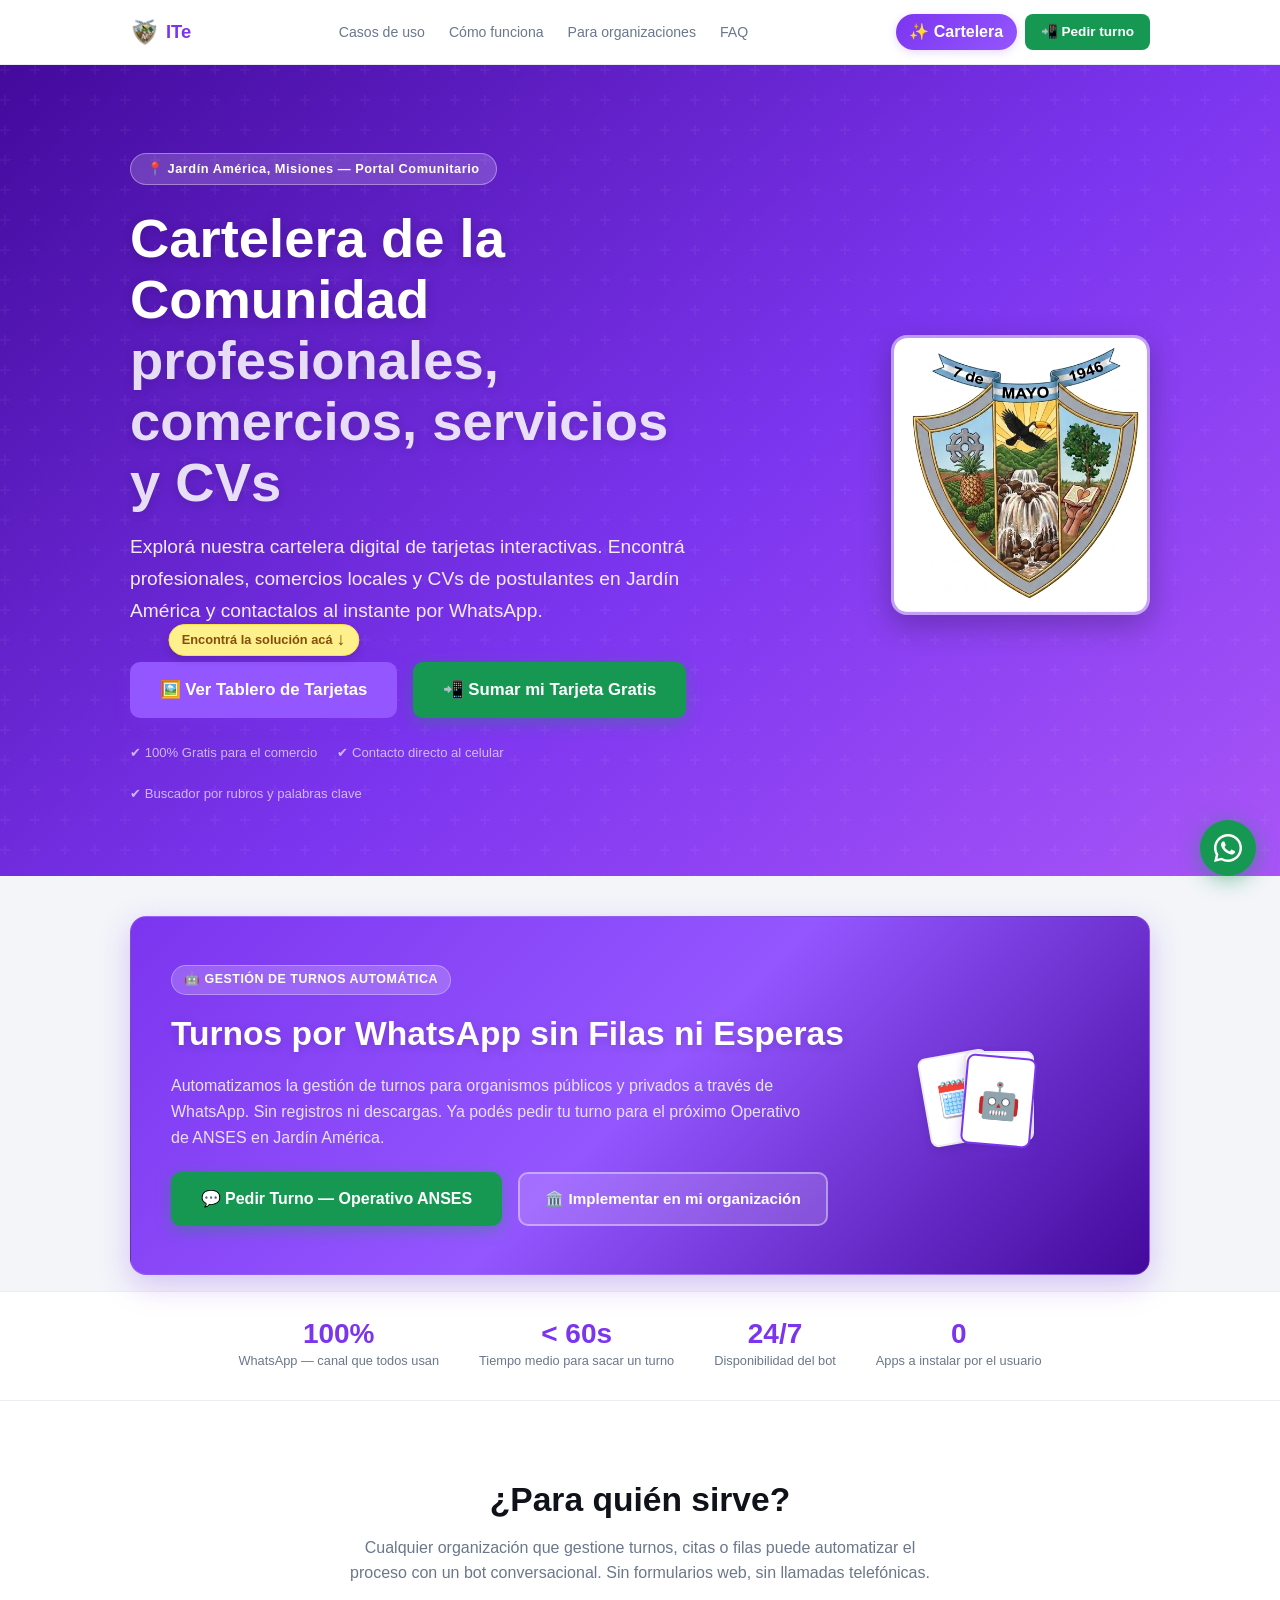
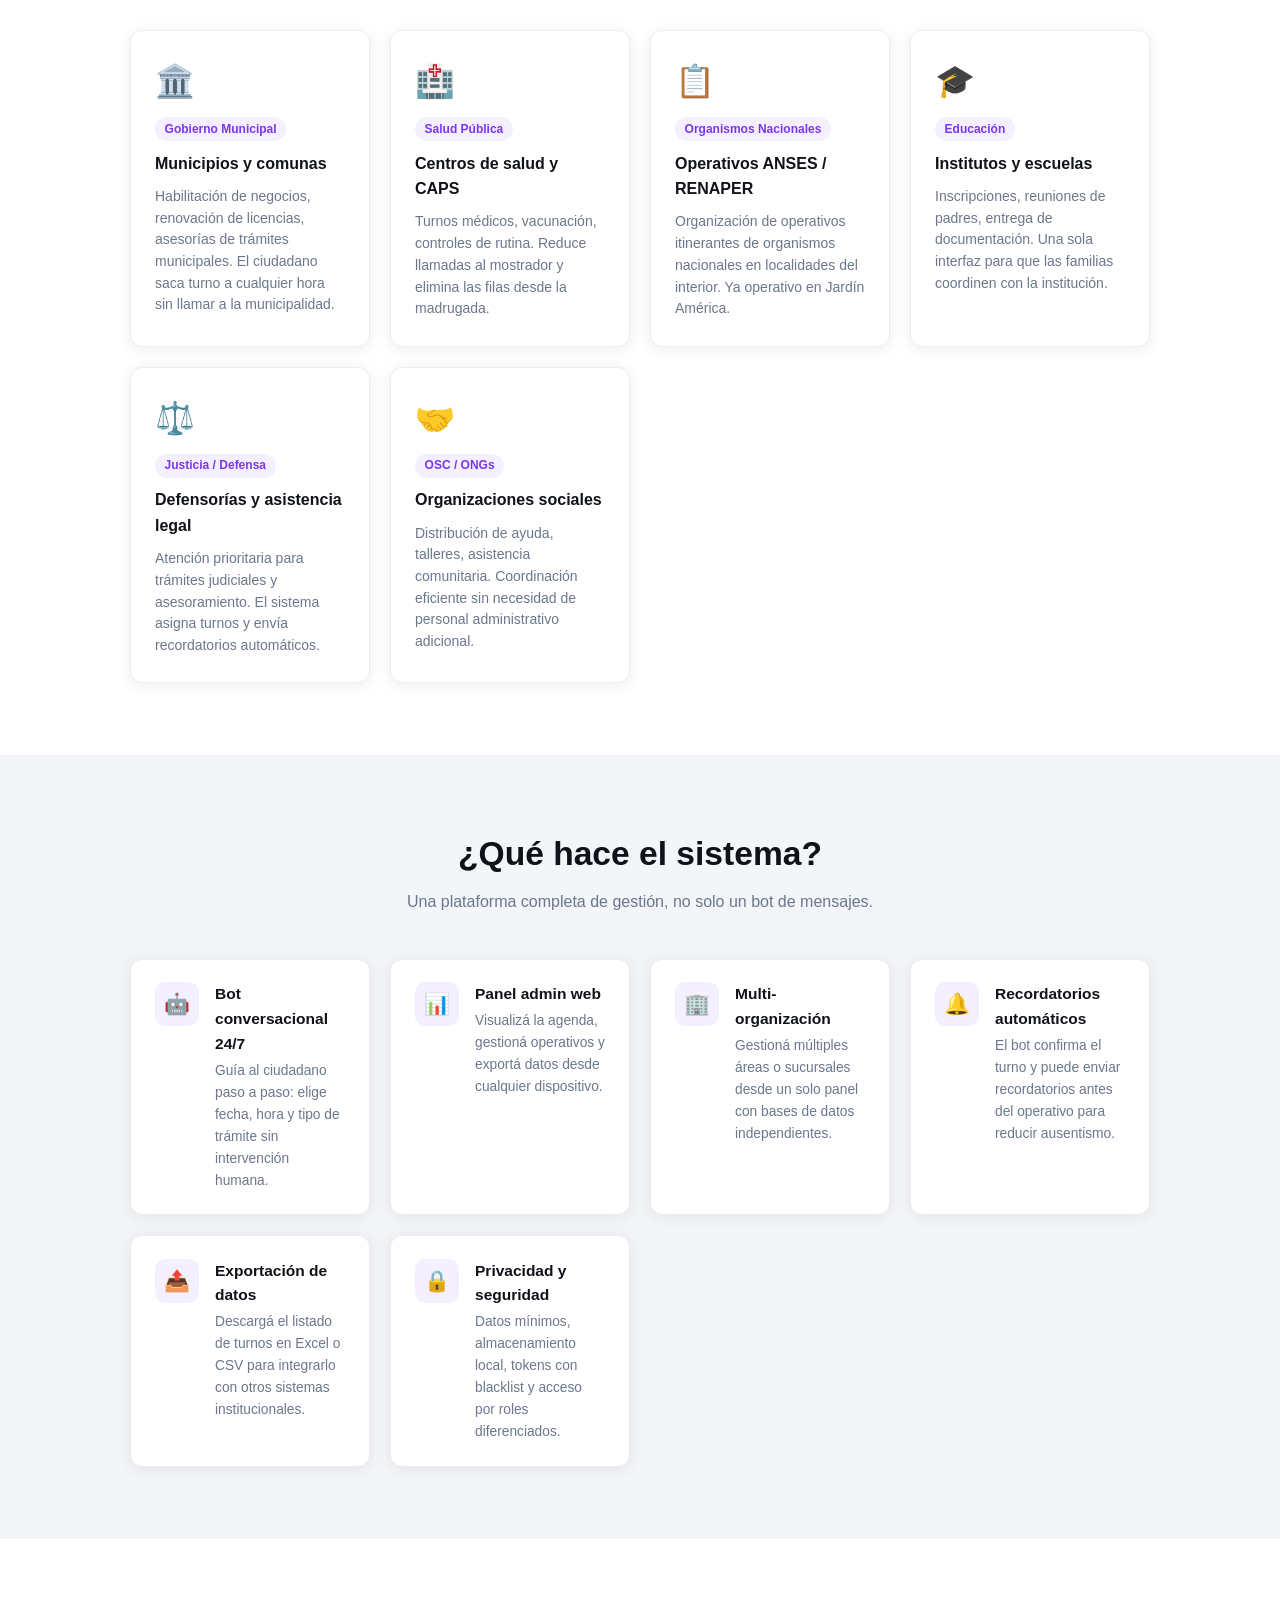
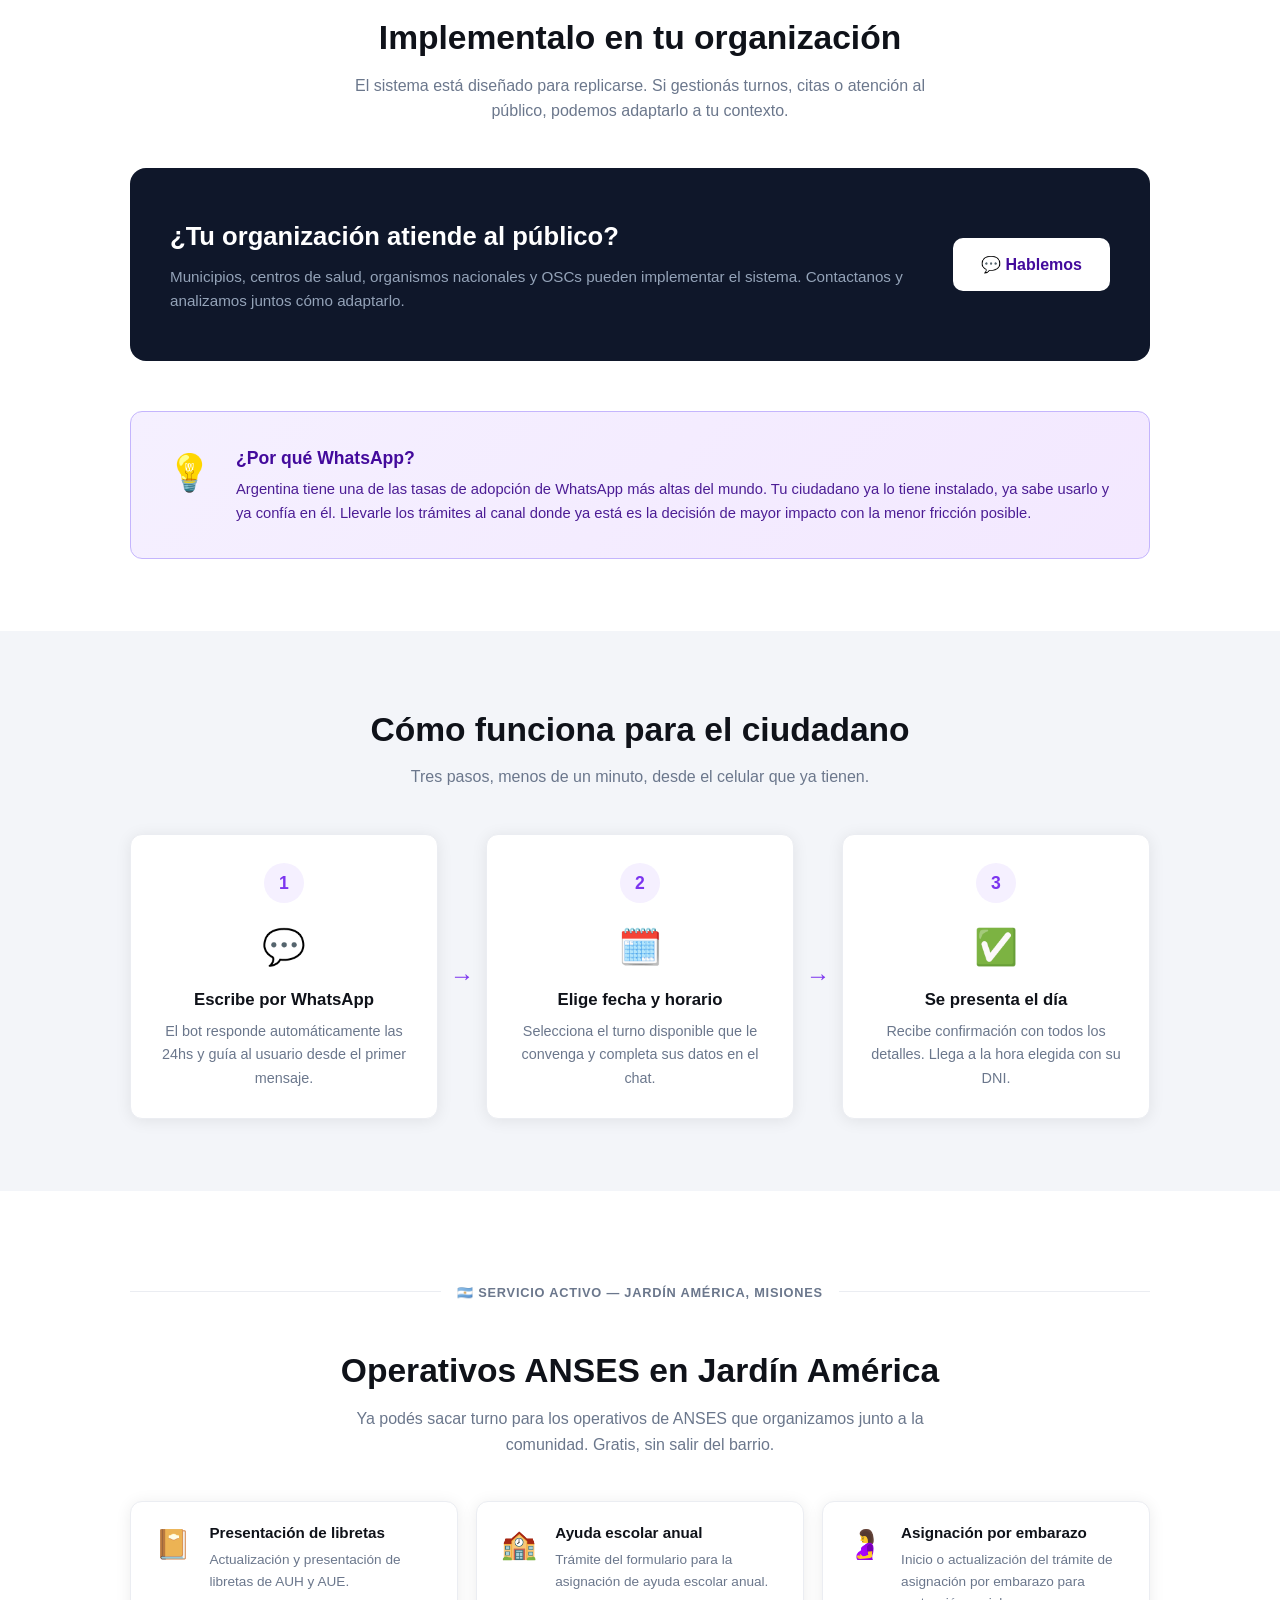
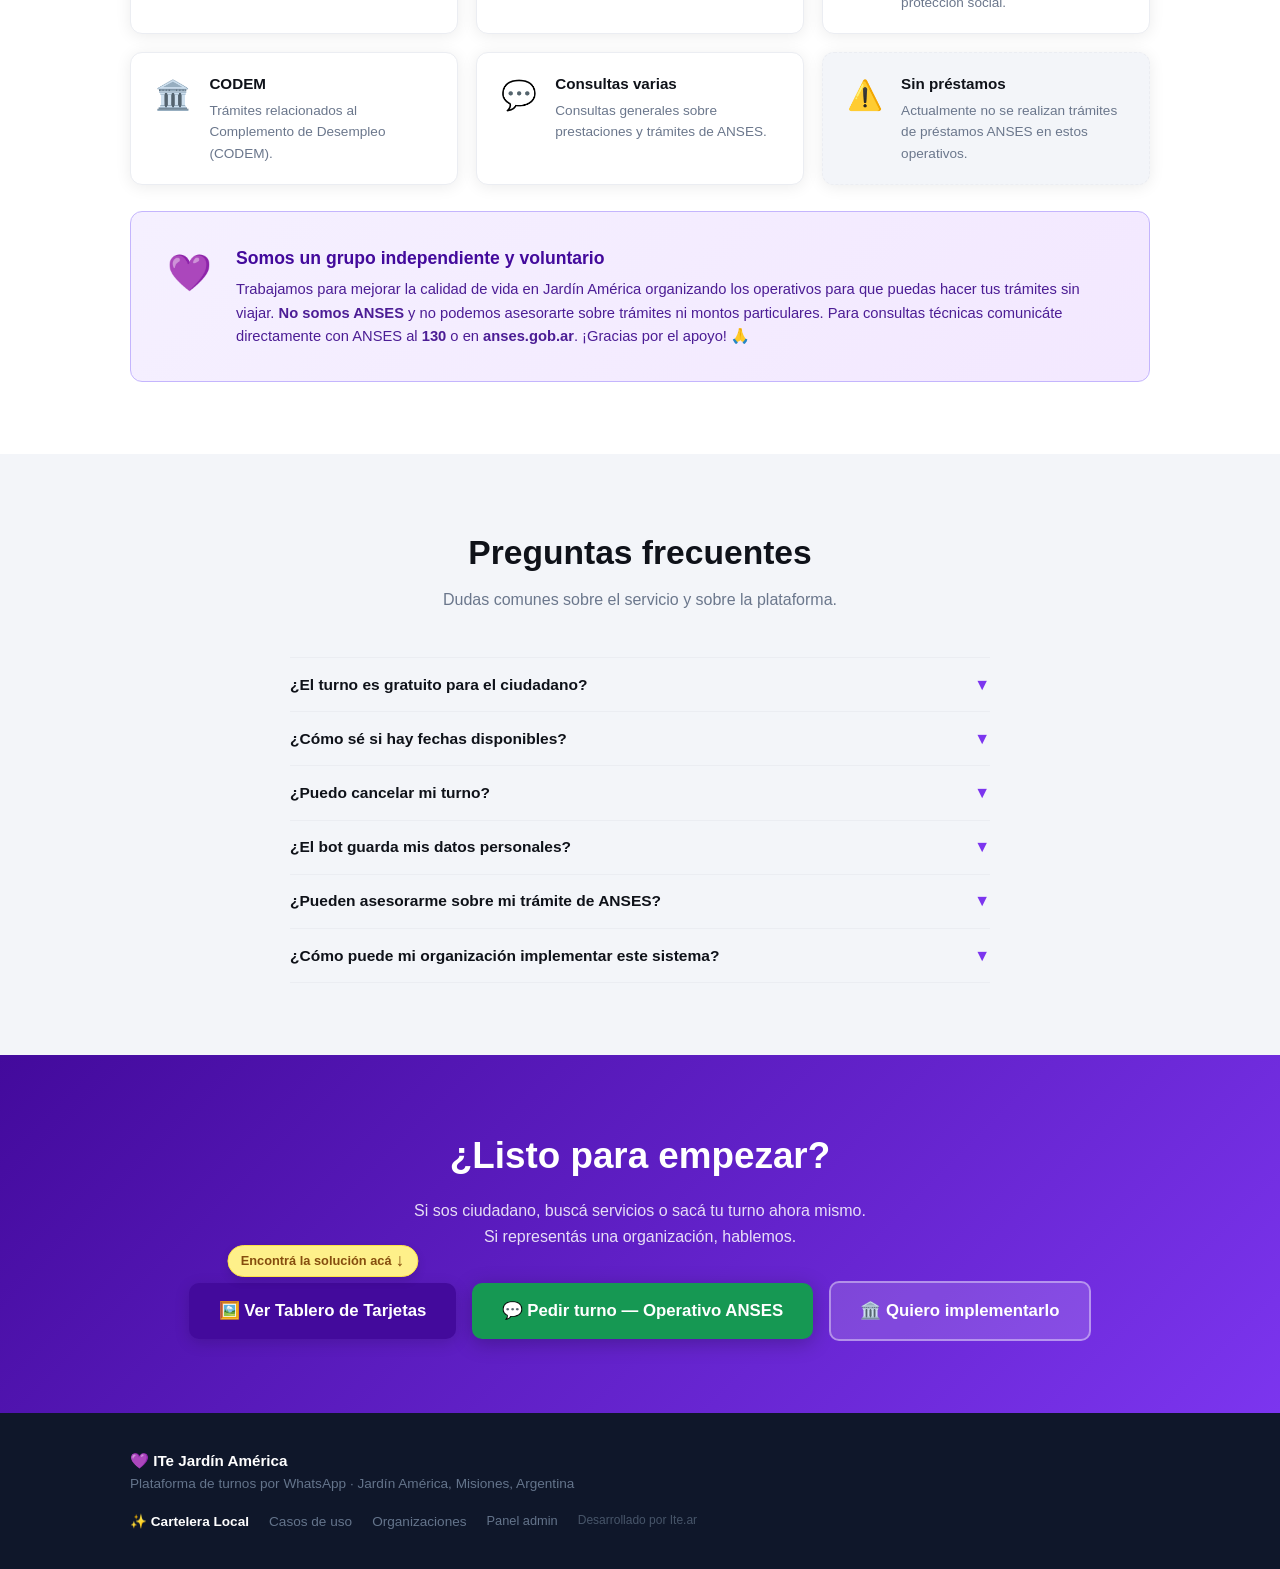
<file: index.html>
<!DOCTYPE html>
<html lang="es">
<head>
  <meta charset="UTF-8">
  <meta name="viewport" content="width=device-width, initial-scale=1.0">
  <title>ITe — Cartelera de la Comunidad y Turnos por WhatsApp</title>
  <meta name="description" content="Cartelera digital de Jardín América: profesionales, comercios, servicios y CVs con contacto directo por WhatsApp. Gestión de turnos por WhatsApp sin apps, sin esperas.">
  <meta property="og:title" content="ITe — Cartelera de la Comunidad y Turnos por WhatsApp">
  <meta property="og:description" content="Cartelera digital de profesionales, comercios, servicios y CVs en Jardín América, Misiones, con contacto directo por WhatsApp y gestión de turnos sin filas.">
  <meta property="og:type" content="website">
  <meta property="og:url" content="https://jardinamerica.ar/">
  <meta property="og:site_name" content="ITe Jardín América">
  <meta property="og:locale" content="es_AR">
  <meta property="og:image" content="https://jardinamerica.ar/assets/escudo_jardin_america.jpg">
  <meta name="twitter:card" content="summary_large_image">
  <meta name="twitter:title" content="ITe — Cartelera de la Comunidad y Turnos por WhatsApp">
  <meta name="twitter:description" content="Cartelera digital de Jardín América con contacto directo por WhatsApp y gestión de turnos sin filas.">
  <meta name="twitter:image" content="https://jardinamerica.ar/assets/escudo_jardin_america.jpg">
  <link rel="canonical" href="https://jardinamerica.ar/">
  <link rel="icon" href="data:image/svg+xml,<svg xmlns='http://www.w3.org/2000/svg' viewBox='0 0 100 100'><text y='.9em' font-size='90'>💜</text></svg>">
  <link rel="stylesheet" href="assets/style.css">
  <script type="application/ld+json">
  {
    "@context": "https://schema.org",
    "@type": "SoftwareApplication",
    "name": "ITe Jardín América",
    "url": "https://jardinamerica.ar/",
    "applicationCategory": "BusinessApplication",
    "operatingSystem": "WhatsApp Web / iOS / Android",
    "description": "Plataforma de gestión de turnos por WhatsApp sin apps ni esperas para municipios, centros de salud y organizaciones en Jardín América, Misiones.",
    "areaServed": {
      "@type": "AdministrativeArea",
      "name": "Jardín América, Misiones, Argentina"
    },
    "publisher": {
      "@type": "Organization",
      "name": "ITe.ar",
      "url": "https://jardinamerica.ar/"
    }
  }
  </script>

  <style>
    /* ── Layout helpers ────────────────────────────────────── */
    .section     { padding: 4.5rem 0; }
    .section-alt { background: var(--bg-alt); }
    .section-title {
      font-size: clamp(1.5rem, 4vw, 2.1rem);
      font-weight: 800;
      text-align: center;
      margin-bottom: .5rem;
    }
    .section-sub {
      text-align: center;
      color: var(--muted);
      margin-bottom: 2.75rem;
      font-size: 1rem;
      max-width: 580px;
      margin-left: auto;
      margin-right: auto;
    }
    .grid-3 { display: grid; grid-template-columns: repeat(auto-fit, minmax(240px, 1fr)); gap: 1.25rem; }
    .grid-2 { display: grid; grid-template-columns: repeat(auto-fit, minmax(280px, 1fr)); gap: 1.1rem; }
    .grid-4 { display: grid; grid-template-columns: repeat(auto-fit, minmax(200px, 1fr)); gap: 1rem; }

    /* ── Navbar (específico index) ─────────────────────────── */
    .navbar-links { display: flex; gap: 1.5rem; font-size: .88rem; align-items: center; }
    .navbar-links a { color: var(--muted); transition: color .2s; }
    .navbar-links a:hover { color: var(--purple); }
    .nav-cartelera-badge {
      font-weight: 700;
      color: #fff !important;
      background: linear-gradient(135deg, var(--purple) 0%, var(--purple-mid) 100%);
      padding: .35rem .85rem;
      border-radius: 99px;
      box-shadow: 0 2px 10px rgba(124, 53, 239, 0.2);
      transition: transform 0.2s, box-shadow 0.2s !important;
      display: inline-flex;
      align-items: center;
    }
    .nav-cartelera-badge:hover {
      transform: scale(1.05);
      box-shadow: 0 4px 15px rgba(124, 53, 239, 0.35);
      color: #fff !important;
    }
    .btn-wa-nav {
      background: var(--green-wa);
      color: #fff;
      padding: .45rem 1rem;
      border-radius: 8px;
      font-size: .85rem;
      font-weight: 600;
      white-space: nowrap;
      transition: background .2s;
    }
    .btn-wa-nav:hover { background: var(--green-wa-dk); }

    /* ── Hero ──────────────────────────────────────────────── */
    .hero {
      background: linear-gradient(140deg, var(--purple-dark) 0%, var(--purple) 55%, #a855f7 100%);
      color: #fff;
      padding: 5.5rem 0 4.5rem;
      text-align: center;
      position: relative;
      overflow: hidden;
    }
    .hero::before {
      content: '';
      position: absolute;
      inset: 0;
      background: url("data:image/svg+xml,%3Csvg width='60' height='60' viewBox='0 0 60 60' xmlns='http://www.w3.org/2000/svg'%3E%3Cg fill='none' fill-rule='evenodd'%3E%3Cg fill='%23ffffff' fill-opacity='0.04'%3E%3Cpath d='M36 34v-4h-2v4h-4v2h4v4h2v-4h4v-2h-4zm0-30V0h-2v4h-4v2h4v4h2V6h4V4h-4zM6 34v-4H4v4H0v2h4v4h2v-4h4v-2H6zM6 4V0H4v4H0v2h4v4h2V6h4V4H6z'/%3E%3C/g%3E%3C/g%3E%3C/svg%3E");
    }
    .hero-badge {
      display: inline-block;
      background: rgba(255,255,255,.18);
      border: 1px solid rgba(255,255,255,.35);
      padding: .3rem 1rem;
      border-radius: 99px;
      font-size: .8rem;
      font-weight: 600;
      letter-spacing: .04em;
      margin-bottom: 1.5rem;
    }
    .hero h1 {
      font-size: clamp(2.1rem, 6vw, 3.4rem);
      font-weight: 800;
      line-height: 1.12;
      margin-bottom: 1.1rem;
      text-shadow: 0 2px 12px rgba(0,0,0,.18);
    }
    .hero h1 span { opacity: .85; }
    .hero-desc {
      font-size: clamp(1rem, 2.5vw, 1.2rem);
      opacity: .9;
      max-width: 580px;
      margin: 0 auto 2.25rem;
      line-height: 1.65;
    }
    .hero-cta { display: flex; gap: 1rem; justify-content: center; flex-wrap: wrap; align-items: center; position: relative; z-index: 2; }
    .btn-primary {
      display: inline-flex;
      align-items: center;
      gap: .5rem;
      background: var(--green-wa);
      color: #fff;
      padding: .9rem 1.85rem;
      border-radius: 10px;
      font-weight: 700;
      font-size: 1.05rem;
      box-shadow: 0 4px 20px rgba(0,0,0,.25);
      transition: transform .15s, background .2s;
    }
    .btn-primary:hover { background: var(--green-wa-dk); transform: translateY(-2px); }
    .btn-secondary {
      display: inline-flex;
      align-items: center;
      gap: .5rem;
      background: rgba(255,255,255,.15);
      color: #fff;
      padding: .9rem 1.85rem;
      border-radius: 10px;
      font-weight: 600;
      font-size: 1.05rem;
      border: 2px solid rgba(255,255,255,.4);
      transition: background .2s;
    }
    .btn-secondary:hover { background: rgba(255,255,255,.28); }
    .btn-cartelera-hero {
      display: inline-flex;
      align-items: center;
      gap: .5rem;
      background: #fff;
      color: var(--purple-dark);
      padding: .9rem 1.85rem;
      border-radius: 10px;
      font-weight: 700;
      font-size: 1.05rem;
      box-shadow: 0 4px 20px rgba(0,0,0,0.15);
      transition: transform .15s, background .2s, box-shadow .2s;
      border: 2px solid #fff;
    }
    .btn-cartelera-hero:hover {
      background: var(--purple-light);
      transform: translateY(-2px);
      box-shadow: 0 6px 24px rgba(124, 53, 239, 0.25);
    }
    .hero-note {
      margin-top: 1.5rem;
      font-size: .82rem;
      opacity: .65;
      display: flex;
      align-items: center;
      justify-content: center;
      gap: 1.25rem;
      flex-wrap: wrap;
    }
    .hero-note span { display: flex; align-items: center; gap: .3rem; }

    /* ── Hero Layout ────────────────────────────────────────── */
    .hero-layout {
      display: grid;
      grid-template-columns: 1fr;
      gap: 2rem;
      align-items: center;
    }
    .hero-text-side {
      text-align: center;
    }
    .hero-image-side {
      display: flex;
      justify-content: center;
      align-items: center;
    }
    .hero-shield-img {
      height: 180px;
      width: auto;
      border-radius: 16px;
      box-shadow: 0 10px 30px rgba(0, 0, 0, 0.25);
      border: 3.5px solid rgba(255, 255, 255, 0.5);
      transition: transform 0.4s ease, box-shadow 0.4s ease;
    }
    .hero-shield-img:hover {
      transform: scale(1.06) rotate(2deg);
      box-shadow: 0 15px 40px rgba(0, 0, 0, 0.35);
    }
    .cta-suggestion {
      position: absolute;
      top: -38px;
      left: 50%;
      transform: translateX(-50%);
      background: #fef08a; /* Warm yellow */
      color: #854d0e;      /* Dark gold text */
      font-size: 0.8rem;
      font-weight: 700;
      padding: 0.3rem 0.8rem;
      border-radius: 99px;
      white-space: nowrap;
      box-shadow: 0 4px 10px rgba(0,0,0,0.12);
      display: flex;
      align-items: center;
      gap: 0.25rem;
      z-index: 10;
      animation: floatBadge 2s ease-in-out infinite;
      border: 1px solid #fde047;
      pointer-events: none; /* Let clicks pass through if somehow hovered */
    }
    .cta-arrow {
      font-size: 1.1rem;
      line-height: 1;
      display: inline-block;
      animation: bounceArrow 1s ease-in-out infinite alternate;
    }
    
    @keyframes floatBadge {
      0%, 100% {
        transform: translateX(-50%) translateY(0);
      }
      50% {
        transform: translateX(-50%) translateY(-5px);
      }
    }
    @keyframes bounceArrow {
      from { transform: translateY(0); }
      to { transform: translateY(2px); }
    }
    @media (min-width: 769px) {
      .hero-layout {
        grid-template-columns: 1.2fr 0.8fr;
        text-align: left;
        gap: 3.5rem;
      }
      .hero-text-side {
        text-align: left;
      }
      .hero-image-side {
        justify-content: flex-end;
      }
      .hero-shield-img {
        height: 280px;
      }
      .hero-desc {
        margin: 0 0 2.25rem 0;
      }
      .hero-cta {
        justify-content: flex-start;
      }
      .hero-note {
        justify-content: flex-start;
      }
    }

    /* ── Stats bar ─────────────────────────────────────────── */
    .stats-bar {
      background: #fff;
      border-bottom: 1px solid var(--border);
      padding: 1.75rem 0;
    }
    .stats-bar .container {
      display: flex;
      justify-content: center;
      flex-wrap: wrap;
      gap: 2.5rem;
    }
    .stat-item { text-align: center; }
    .stat-num {
      font-size: 1.75rem;
      font-weight: 800;
      color: var(--purple);
      line-height: 1;
    }
    .stat-label {
      font-size: .8rem;
      color: var(--muted);
      margin-top: .2rem;
    }

    /* ── Use Cases ─────────────────────────────────────────── */
    .usecase-card {
      background: #fff;
      border: 1px solid var(--border);
      border-radius: var(--radius);
      padding: 1.6rem 1.5rem;
      box-shadow: var(--shadow);
      transition: border-color .2s, transform .15s, box-shadow .2s;
      display: flex;
      flex-direction: column;
      gap: .6rem;
    }
    .usecase-card:hover {
      border-color: var(--purple);
      transform: translateY(-3px);
      box-shadow: var(--shadow-md);
    }
    .usecase-icon { font-size: 2rem; }
    .usecase-card h3 { font-size: 1rem; font-weight: 700; }
    .usecase-card p  { font-size: .875rem; color: var(--muted); line-height: 1.55; flex: 1; }
    .usecase-tag {
      font-size: .75rem;
      font-weight: 600;
      color: var(--purple);
      background: var(--purple-light);
      padding: .15rem .6rem;
      border-radius: 99px;
      display: inline-block;
      width: fit-content;
    }

    /* ── Feature list ──────────────────────────────────────── */
    .feature-card {
      background: #fff;
      border: 1px solid var(--border);
      border-radius: var(--radius);
      padding: 1.4rem 1.5rem;
      display: flex;
      align-items: flex-start;
      gap: 1rem;
      box-shadow: var(--shadow);
    }
    .feature-icon {
      width: 2.75rem;
      height: 2.75rem;
      background: var(--purple-light);
      border-radius: 10px;
      display: flex;
      align-items: center;
      justify-content: center;
      font-size: 1.3rem;
      flex-shrink: 0;
    }
    .feature-card h3 { font-size: .97rem; font-weight: 700; margin-bottom: .2rem; }
    .feature-card p  { font-size: .86rem; color: var(--muted); }

    /* ── Steps ─────────────────────────────────────────────── */
    .step-card {
      background: #fff;
      border-radius: var(--radius);
      box-shadow: var(--shadow);
      padding: 1.75rem 1.5rem;
      text-align: center;
      border: 1px solid var(--border);
    }
    .step-num {
      width: 2.5rem; height: 2.5rem;
      background: var(--purple-light);
      color: var(--purple);
      border-radius: 50%;
      display: flex; align-items: center; justify-content: center;
      font-weight: 800; font-size: 1.1rem;
      margin: 0 auto 1rem;
    }
    .step-icon { font-size: 2.2rem; margin-bottom: .75rem; }
    .step-card h3 { font-size: 1.05rem; font-weight: 700; margin-bottom: .4rem; }
    .step-card p  { font-size: .9rem; color: var(--muted); }
    .step-arrow { display: none; color: var(--purple); font-size: 1.5rem; align-self: center; }
    @media (min-width: 720px) {
      .steps-grid {
        display: grid;
        grid-template-columns: 1fr auto 1fr auto 1fr;
        gap: .75rem;
        align-items: start;
      }
      .step-arrow { display: flex; }
    }

    /* ── Trámites ───────────────────────────────────────────── */
    .tramite-card {
      background: #fff;
      border: 1px solid var(--border);
      border-radius: var(--radius);
      padding: 1.2rem 1.4rem;
      display: flex;
      align-items: flex-start;
      gap: 1rem;
      box-shadow: var(--shadow);
      transition: border-color .2s, transform .15s;
    }
    .tramite-card:hover { border-color: var(--purple); transform: translateY(-2px); }
    .tramite-icon { font-size: 1.8rem; flex-shrink: 0; width: 2.5rem; text-align: center; }
    .tramite-card h3 { font-size: .95rem; font-weight: 700; margin-bottom: .2rem; }
    .tramite-card p  { font-size: .85rem; color: var(--muted); }

    /* ── Highlight box ─────────────────────────────────────── */
    .highlight-box {
      background: linear-gradient(135deg, var(--purple-light) 0%, #f3e8ff 100%);
      border: 1px solid #c4b5fd;
      border-radius: var(--radius);
      padding: 2rem 2.25rem;
      display: flex;
      gap: 1.5rem;
      align-items: flex-start;
    }
    .highlight-icon { font-size: 2.25rem; flex-shrink: 0; }
    .highlight-box h3 { font-weight: 700; margin-bottom: .4rem; color: var(--purple-dark); font-size: 1.1rem; }
    .highlight-box p  { color: #4c1d95; font-size: .92rem; line-height: 1.6; }

    /* ── Org CTA ────────────────────────────────────────────── */
    .org-cta {
      background: #0f172a;
      color: #fff;
      border-radius: 16px;
      padding: 3rem 2.5rem;
      display: grid;
      grid-template-columns: 1fr auto;
      gap: 2rem;
      align-items: center;
    }
    .org-cta h3 {
      font-size: clamp(1.25rem, 3vw, 1.6rem);
      font-weight: 800;
      margin-bottom: .5rem;
    }
    .org-cta p { color: #94a3b8; font-size: .95rem; }
    .btn-light {
      background: #fff;
      color: var(--purple-dark);
      padding: .85rem 1.75rem;
      border-radius: 10px;
      font-weight: 700;
      font-size: 1rem;
      white-space: nowrap;
      transition: background .2s, transform .15s;
      display: inline-flex;
      align-items: center;
      gap: .5rem;
    }
    .btn-light:hover { background: var(--purple-light); transform: translateY(-2px); }
    @media (max-width: 680px) {
      .org-cta { grid-template-columns: 1fr; }
      .btn-light { width: 100%; justify-content: center; }
    }

    /* ── FAQ ────────────────────────────────────────────────── */
    .faq-item { border-bottom: 1px solid var(--border); }
    .faq-item:first-child { border-top: 1px solid var(--border); }
    .faq-q {
      width: 100%; background: none; border: none;
      text-align: left; padding: 1.1rem 0;
      font-size: .97rem; font-weight: 600;
      cursor: pointer;
      display: flex; justify-content: space-between; align-items: center;
      gap: 1rem; color: var(--text);
    }
    .faq-q .arrow { transition: transform .25s; font-size: 1rem; color: var(--purple); flex-shrink: 0; }
    .faq-item.open .arrow { transform: rotate(180deg); }
    .faq-a {
      display: none;
      padding: 0 0 1.1rem;
      font-size: .9rem; color: var(--muted); line-height: 1.65;
    }
    .faq-item.open .faq-a { display: block; }

    /* ── CTA final ─────────────────────────────────────────── */
    .cta-final {
      background: linear-gradient(135deg, var(--purple-dark), var(--purple));
      color: #fff; text-align: center; padding: 4.5rem 0;
    }
    .cta-final h2 { font-size: clamp(1.6rem, 4vw, 2.3rem); font-weight: 800; margin-bottom: .75rem; }
    .cta-final p  { opacity: .85; margin-bottom: 2rem; font-size: 1rem; max-width: 500px; margin-left: auto; margin-right: auto; }

    /* ── WhatsApp float ─────────────────────────────────────── */
    .wa-float {
      position: fixed; bottom: 1.5rem; right: 1.5rem; z-index: 200;
      background: var(--green-wa); color: #fff;
      width: 3.5rem; height: 3.5rem; border-radius: 50%;
      display: flex; align-items: center; justify-content: center;
      box-shadow: 0 4px 20px rgba(22, 152, 83, 0.5);
      transition: transform .2s, background .2s; font-size: 1.6rem;
    }
    .wa-float:hover { transform: scale(1.1); background: var(--green-wa-dk); }

    /* ── Divider ────────────────────────────────────────────── */
    .divider-label {
      text-align: center;
      position: relative;
      margin: 1rem 0 2.5rem;
    }
    .divider-label::before {
      content: '';
      position: absolute;
      top: 50%; left: 0; right: 0;
      height: 1px; background: var(--border);
    }
    .divider-label span {
      position: relative;
      background: #fff;
      padding: 0 1rem;
      font-size: .8rem;
      color: var(--muted);
      font-weight: 600;
      letter-spacing: .06em;
      text-transform: uppercase;
    }

    /* ── Cartelera Banner ────────────────────────────────────── */
    .cartelera-card {
      background: linear-gradient(135deg, var(--purple) 0%, var(--purple-mid) 50%, var(--purple-dark) 100%);
      border: 1px solid rgba(255, 255, 255, 0.15);
      border-radius: 16px;
      padding: 3rem 2.5rem;
      display: grid;
      grid-template-columns: 1fr 220px;
      gap: 2rem;
      align-items: center;
      box-shadow: 0 10px 30px rgba(124, 53, 239, 0.25);
      position: relative;
      overflow: hidden;
    }
    .cartelera-content h2 {
      font-size: clamp(1.5rem, 3.5vw, 2.1rem);
      font-weight: 800;
      color: #fff;
      margin-bottom: 0.75rem;
      text-shadow: 0 2px 10px rgba(0,0,0,0.15);
    }
    .cartelera-content p {
      color: #ede9fe;
      font-size: 1rem;
      line-height: 1.65;
      max-width: 640px;
      opacity: 0.95;
    }
    .btn-cartelera {
      display: inline-flex;
      align-items: center;
      gap: 0.5rem;
      background: var(--green-wa);
      color: #fff;
      padding: 0.9rem 1.85rem;
      border-radius: 10px;
      font-weight: 700;
      font-size: 1rem;
      box-shadow: 0 4px 15px rgba(22, 152, 83, 0.4);
      transition: background 0.2s, transform 0.15s, box-shadow 0.2s;
    }
    .btn-cartelera:hover {
      background: var(--green-wa-dk);
      transform: translateY(-2px);
      box-shadow: 0 6px 20px rgba(22, 152, 83, 0.5);
    }
    .cartelera-preview {
      display: flex;
      justify-content: center;
      align-items: center;
      gap: 0.75rem;
      position: relative;
      height: 120px;
    }
    .preview-tarjeta {
      width: 70px;
      height: 90px;
      background: #fff;
      border-radius: 8px;
      border: 2px solid var(--border);
      box-shadow: 0 4px 10px rgba(0,0,0,0.1);
      display: flex;
      align-items: center;
      justify-content: center;
      font-size: 2.2rem;
      position: absolute;
      transition: transform 0.3s;
    }
    .preview-tarjeta.f1 {
      transform: rotate(-10deg) translate(-40px, -5px);
      z-index: 1;
    }
    .preview-tarjeta.f2 {
      transform: rotate(5deg) translate(0px, 5px);
      z-index: 3;
      border-color: var(--purple);
      box-shadow: 0 6px 15px rgba(124, 53, 239, 0.2);
    }
    .preview-tarjeta.f3 {
      transform: rotate(15deg) translate(40px, -10deg);
      z-index: 2;
    }
    .cartelera-card:hover .preview-tarjeta.f1 {
      transform: rotate(-18deg) translate(-50px, -10px) scale(1.05);
    }
    .cartelera-card:hover .preview-tarjeta.f2 {
      transform: rotate(0deg) translate(0px, 0px) scale(1.1);
    }
    .cartelera-card:hover .preview-tarjeta.f3 {
      transform: rotate(22deg) translate(50px, -15px) scale(1.05);
    }
    @media (max-width: 768px) {
      .cartelera-card {
        grid-template-columns: 1fr;
        padding: 2rem 1.5rem;
        text-align: center;
      }
      .cartelera-content p {
        margin: 0 auto;
      }
      .cartelera-preview {
        display: none;
      }
    }

    /* ── Responsive ─────────────────────────────────────────── */
    @media (max-width: 600px) {
      .navbar-links { display: none; }
      .section { padding: 3rem 0; }
      .highlight-box { flex-direction: column; gap: .75rem; }
      .stat-num { font-size: 1.5rem; }
    }
  </style>
</head>
<body>

<!-- ── Navbar ───────────────────────────────────────────────── -->
<nav class="navbar">
  <div class="container">
    <a class="navbar-brand" href="#" style="display: flex; align-items: center; gap: 0.5rem;">
      <img src="assets/escudo_jardin_america.webp" alt="Escudo" style="height: 28px; width: 28px; object-fit: contain; border-radius: 4px;">
      ITe
    </a>
    <div class="navbar-links">
      <a href="#casos-de-uso">Casos de uso</a>
      <a href="#como-funciona">Cómo funciona</a>
      <a href="#para-organizaciones">Para organizaciones</a>
      <a href="#faq">FAQ</a>
    </div>
    <div style="display: flex; align-items: center; gap: 0.5rem;">
      <a href="tablero.html" class="nav-cartelera-badge">✨ Cartelera</a>
      <a class="btn-wa-nav" href="https://wa.me/5493743434312?text=Hola! Quiero pedir un turno" onclick="irAlBot('Hola! Quiero pedir un turno'); return false;">
        📲 Pedir turno
      </a>
    </div>
  </div>
</nav>

<!-- ── Hero ─────────────────────────────────────────────────── -->
<section class="hero">
  <div class="container hero-layout">
    <div class="hero-text-side">
      <span class="hero-badge">📍 Jardín América, Misiones — Portal Comunitario</span>
      <h1>Cartelera de la Comunidad<br><span>profesionales, comercios, servicios y CVs</span></h1>
      <p class="hero-desc">
        Explorá nuestra cartelera digital de tarjetas interactivas. Encontrá profesionales, comercios locales y CVs de postulantes en Jardín América y contactalos al instante por WhatsApp.
      </p>
      <div class="hero-cta">
        <a class="btn-primary" href="tablero.html" style="position: relative; background: var(--purple-mid); box-shadow: 0 4px 15px rgba(124, 53, 239, 0.35);">
          <span class="cta-suggestion">
            Encontrá la solución acá <span class="cta-arrow">↓</span>
          </span>
          🖼️ Ver Tablero de Tarjetas
        </a>
        <a class="btn-primary" href="https://wa.me/5493743454291?text=Hola! Quiero publicar mi tarjeta" onclick="irAlAdmin('Hola! Quiero publicar mi tarjeta'); return false;" style="background: var(--green-wa); box-shadow: 0 4px 15px rgba(22, 152, 83, 0.35);">
          📲 Sumar mi Tarjeta Gratis
        </a>
      </div>
      <p class="hero-note">
        <span>✔ 100% Gratis para el comercio</span>
        <span>✔ Contacto directo al celular</span>
        <span>✔ Buscador por rubros y palabras clave</span>
      </p>
    </div>
    <div class="hero-image-side">
      <a href="tablero.html" style="position: relative; z-index: 2; display: block;" aria-label="Ver Tablero de Tarjetas">
        <img src="assets/escudo_jardin_america.webp" alt="Escudo de Jardín América" width="945" height="1024" class="hero-shield-img">
      </a>
    </div>
  </div>
</section>

<!-- ── Turnos Banner ────────────────────────────────────────── -->
<section class="section-alt" style="padding: 2.5rem 0 1rem 0; border-bottom: 1px solid var(--border);">
  <div class="container">
    <div class="cartelera-card">
      <div class="cartelera-content">
        <span class="badge" style="background: rgba(255,255,255,0.2); color: #fff; border: 1px solid rgba(255,255,255,0.3); margin-bottom: 0.75rem;">🤖 GESTIÓN DE TURNOS AUTOMÁTICA</span>
        <h2>Turnos por WhatsApp sin Filas ni Esperas</h2>
        <p>
          Automatizamos la gestión de turnos para organismos públicos y privados a través de WhatsApp. Sin registros ni descargas. Ya podés pedir tu turno para el próximo Operativo de ANSES en Jardín América.
        </p>
        <div style="margin-top: 1.25rem; display: flex; gap: 1rem; flex-wrap: wrap;">
          <a class="btn-cartelera" href="https://wa.me/5493743434312?text=Hola! Quiero pedir un turno para ANSES" onclick="irAlBot('Hola! Quiero pedir un turno para ANSES'); return false;">
            💬 Pedir Turno — Operativo ANSES
          </a>
          <a class="btn-secondary" href="#para-organizaciones" style="font-size: 0.95rem; font-weight: 700; padding: 0.8rem 1.6rem; border-radius: 10px; display: inline-flex; align-items: center; gap: 0.5rem;">
            🏛️ Implementar en mi organización
          </a>
        </div>
      </div>
      <div class="cartelera-preview">
        <div class="preview-tarjeta f1">🗓️</div>
        <div class="preview-tarjeta f2">🤖</div>
        <div class="preview-tarjeta f3">✅</div>
      </div>
    </div>
  </div>
</section>

<!-- ── Stats bar ─────────────────────────────────────────────── -->
<div class="stats-bar">
  <div class="container">
    <div class="stat-item">
      <div class="stat-num">100%</div>
      <div class="stat-label">WhatsApp — canal que todos usan</div>
    </div>
    <div class="stat-item">
      <div class="stat-num">&lt; 60s</div>
      <div class="stat-label">Tiempo medio para sacar un turno</div>
    </div>
    <div class="stat-item">
      <div class="stat-num">24/7</div>
      <div class="stat-label">Disponibilidad del bot</div>
    </div>
    <div class="stat-item">
      <div class="stat-num">0</div>
      <div class="stat-label">Apps a instalar por el usuario</div>
    </div>
  </div>
</div>

<!-- ── Casos de uso ───────────────────────────────────────────── -->
<section class="section" id="casos-de-uso">
  <div class="container">
    <h2 class="section-title">¿Para quién sirve?</h2>
    <p class="section-sub">
      Cualquier organización que gestione turnos, citas o filas puede automatizar el proceso
      con un bot conversacional. Sin formularios web, sin llamadas telefónicas.
    </p>

    <div class="grid-3">

      <div class="usecase-card">
        <div class="usecase-icon">🏛️</div>
        <span class="usecase-tag">Gobierno Municipal</span>
        <h3>Municipios y comunas</h3>
        <p>Habilitación de negocios, renovación de licencias, asesorías de trámites municipales.
           El ciudadano saca turno a cualquier hora sin llamar a la municipalidad.</p>
      </div>

      <div class="usecase-card">
        <div class="usecase-icon">🏥</div>
        <span class="usecase-tag">Salud Pública</span>
        <h3>Centros de salud y CAPS</h3>
        <p>Turnos médicos, vacunación, controles de rutina. Reduce llamadas al mostrador y
           elimina las filas desde la madrugada.</p>
      </div>

      <div class="usecase-card">
        <div class="usecase-icon">📋</div>
        <span class="usecase-tag">Organismos Nacionales</span>
        <h3>Operativos ANSES / RENAPER</h3>
        <p>Organización de operativos itinerantes de organismos nacionales en localidades
           del interior. Ya operativo en Jardín América.</p>
      </div>

      <div class="usecase-card">
        <div class="usecase-icon">🎓</div>
        <span class="usecase-tag">Educación</span>
        <h3>Institutos y escuelas</h3>
        <p>Inscripciones, reuniones de padres, entrega de documentación. Una sola interfaz
           para que las familias coordinen con la institución.</p>
      </div>

      <div class="usecase-card">
        <div class="usecase-icon">⚖️</div>
        <span class="usecase-tag">Justicia / Defensa</span>
        <h3>Defensorías y asistencia legal</h3>
        <p>Atención prioritaria para trámites judiciales y asesoramiento. El sistema asigna
           turnos y envía recordatorios automáticos.</p>
      </div>

      <div class="usecase-card">
        <div class="usecase-icon">🤝</div>
        <span class="usecase-tag">OSC / ONGs</span>
        <h3>Organizaciones sociales</h3>
        <p>Distribución de ayuda, talleres, asistencia comunitaria. Coordinación eficiente
           sin necesidad de personal administrativo adicional.</p>
      </div>

    </div>
  </div>
</section>

<!-- ── Funcionalidades clave ──────────────────────────────────── -->
<section class="section section-alt">
  <div class="container">
    <h2 class="section-title">¿Qué hace el sistema?</h2>
    <p class="section-sub">Una plataforma completa de gestión, no solo un bot de mensajes.</p>

    <div class="grid-3">

      <div class="feature-card">
        <div class="feature-icon">🤖</div>
        <div>
          <h3>Bot conversacional 24/7</h3>
          <p>Guía al ciudadano paso a paso: elige fecha, hora y tipo de trámite sin intervención humana.</p>
        </div>
      </div>

      <div class="feature-card">
        <div class="feature-icon">📊</div>
        <div>
          <h3>Panel admin web</h3>
          <p>Visualizá la agenda, gestioná operativos y exportá datos desde cualquier dispositivo.</p>
        </div>
      </div>

      <div class="feature-card">
        <div class="feature-icon">🏢</div>
        <div>
          <h3>Multi-organización</h3>
          <p>Gestioná múltiples áreas o sucursales desde un solo panel con bases de datos independientes.</p>
        </div>
      </div>

      <div class="feature-card">
        <div class="feature-icon">🔔</div>
        <div>
          <h3>Recordatorios automáticos</h3>
          <p>El bot confirma el turno y puede enviar recordatorios antes del operativo para reducir ausentismo.</p>
        </div>
      </div>

      <div class="feature-card">
        <div class="feature-icon">📤</div>
        <div>
          <h3>Exportación de datos</h3>
          <p>Descargá el listado de turnos en Excel o CSV para integrarlo con otros sistemas institucionales.</p>
        </div>
      </div>

      <div class="feature-card">
        <div class="feature-icon">🔒</div>
        <div>
          <h3>Privacidad y seguridad</h3>
          <p>Datos mínimos, almacenamiento local, tokens con blacklist y acceso por roles diferenciados.</p>
        </div>
      </div>

    </div>
  </div>
</section>

<!-- ── Para organizaciones ────────────────────────────────────── -->
<section class="section" id="para-organizaciones">
  <div class="container">
    <h2 class="section-title">Implementalo en tu organización</h2>
    <p class="section-sub">
      El sistema está diseñado para replicarse. Si gestionás turnos, citas o atención al público,
      podemos adaptarlo a tu contexto.
    </p>

    <div class="org-cta">
      <div>
        <h3>¿Tu organización atiende al público?</h3>
        <p>
          Municipios, centros de salud, organismos nacionales y OSCs pueden implementar
          el sistema. Contactanos y analizamos juntos cómo adaptarlo.
        </p>
      </div>
      <a class="btn-light" href="https://wa.me/5493743454291?text=Hola! Me interesa implementar el sistema de turnos para mi organización" onclick="irAlAdmin('Hola! Me interesa implementar el sistema de turnos para mi organización'); return false;">
        💬 Hablemos
      </a>
    </div>

    <br>

    <div class="highlight-box" style="margin-top:1.5rem;">
      <div class="highlight-icon">💡</div>
      <div>
        <h3>¿Por qué WhatsApp?</h3>
        <p>
          Argentina tiene una de las tasas de adopción de WhatsApp más altas del mundo.
          Tu ciudadano ya lo tiene instalado, ya sabe usarlo y ya confía en él.
          Llevarle los trámites al canal donde ya está es la decisión de mayor impacto
          con la menor fricción posible.
        </p>
      </div>
    </div>
  </div>
</section>

<!-- ── Cómo funciona (ciudadano) ──────────────────────────────── -->
<section class="section section-alt" id="como-funciona">
  <div class="container">
    <h2 class="section-title">Cómo funciona para el ciudadano</h2>
    <p class="section-sub">Tres pasos, menos de un minuto, desde el celular que ya tienen.</p>

    <div class="steps-grid">
      <div class="step-card">
        <div class="step-num">1</div>
        <div class="step-icon">💬</div>
        <h3>Escribe por WhatsApp</h3>
        <p>El bot responde automáticamente las 24hs y guía al usuario desde el primer mensaje.</p>
      </div>

      <div class="step-arrow">→</div>

      <div class="step-card">
        <div class="step-num">2</div>
        <div class="step-icon">🗓️</div>
        <h3>Elige fecha y horario</h3>
        <p>Selecciona el turno disponible que le convenga y completa sus datos en el chat.</p>
      </div>

      <div class="step-arrow">→</div>

      <div class="step-card">
        <div class="step-num">3</div>
        <div class="step-icon">✅</div>
        <h3>Se presenta el día</h3>
        <p>Recibe confirmación con todos los detalles. Llega a la hora elegida con su DNI.</p>
      </div>
    </div>
  </div>
</section>

<!-- ── Operativo ANSES (servicio activo) ───────────────────────── -->
<section class="section" id="anses">
  <div class="container">

    <div class="divider-label">
      <span>🇦🇷 Servicio activo — Jardín América, Misiones</span>
    </div>

    <h2 class="section-title">Operativos ANSES en Jardín América</h2>
    <p class="section-sub">
      Ya podés sacar turno para los operativos de ANSES que organizamos junto a la comunidad.
      Gratis, sin salir del barrio.
    </p>

    <div class="grid-2">
      <div class="tramite-card">
        <div class="tramite-icon">📔</div>
        <div>
          <h3>Presentación de libretas</h3>
          <p>Actualización y presentación de libretas de AUH y AUE.</p>
        </div>
      </div>
      <div class="tramite-card">
        <div class="tramite-icon">🏫</div>
        <div>
          <h3>Ayuda escolar anual</h3>
          <p>Trámite del formulario para la asignación de ayuda escolar anual.</p>
        </div>
      </div>
      <div class="tramite-card">
        <div class="tramite-icon">🤰</div>
        <div>
          <h3>Asignación por embarazo</h3>
          <p>Inicio o actualización del trámite de asignación por embarazo para protección social.</p>
        </div>
      </div>
      <div class="tramite-card">
        <div class="tramite-icon">🏛️</div>
        <div>
          <h3>CODEM</h3>
          <p>Trámites relacionados al Complemento de Desempleo (CODEM).</p>
        </div>
      </div>
      <div class="tramite-card">
        <div class="tramite-icon">💬</div>
        <div>
          <h3>Consultas varias</h3>
          <p>Consultas generales sobre prestaciones y trámites de ANSES.</p>
        </div>
      </div>
      <div class="tramite-card" style="background:var(--bg-alt); border-style: dashed;">
        <div class="tramite-icon">⚠️</div>
        <div>
          <h3>Sin préstamos</h3>
          <p>Actualmente no se realizan trámites de préstamos ANSES en estos operativos.</p>
        </div>
      </div>
    </div>

    <br>
    <div class="highlight-box">
      <div class="highlight-icon">💜</div>
      <div>
        <h3>Somos un grupo independiente y voluntario</h3>
        <p>
          Trabajamos para mejorar la calidad de vida en Jardín América organizando los operativos
          para que puedas hacer tus trámites sin viajar.
          <strong>No somos ANSES</strong> y no podemos asesorarte sobre trámites ni montos particulares.
          Para consultas técnicas comunicáte directamente con ANSES al <strong>130</strong>
          o en <strong>anses.gob.ar</strong>. ¡Gracias por el apoyo! 🙏
        </p>
      </div>
    </div>

  </div>
</section>

<!-- ── FAQ ────────────────────────────────────────────────────── -->
<section class="section section-alt" id="faq">
  <div class="container">
    <h2 class="section-title">Preguntas frecuentes</h2>
    <p class="section-sub">Dudas comunes sobre el servicio y sobre la plataforma.</p>

    <div style="max-width:700px; margin:0 auto;">

      <div class="faq-item">
        <button class="faq-q" onclick="toggleFaq(this)">
          ¿El turno es gratuito para el ciudadano?
          <span class="arrow">▼</span>
        </button>
        <div class="faq-a">
          Sí, completamente gratuito. No cobramos nada por reservar ni por concurrir al operativo.
        </div>
      </div>

      <div class="faq-item">
        <button class="faq-q" onclick="toggleFaq(this)">
          ¿Cómo sé si hay fechas disponibles?
          <span class="arrow">▼</span>
        </button>
        <div class="faq-a">
          Escribile al bot por WhatsApp — te informa automáticamente si hay fechas abiertas y qué horarios quedan.
          También avisamos por el mismo canal cuando abrimos nuevos operativos.
        </div>
      </div>

      <div class="faq-item">
        <button class="faq-q" onclick="toggleFaq(this)">
          ¿Puedo cancelar mi turno?
          <span class="arrow">▼</span>
        </button>
        <div class="faq-a">
          Sí. Escribile al bot la palabra <strong>CANCELAR</strong> y te pedirá tu DNI para liberar el turno.
          Por favor cancelá si no podés ir para que otra persona pueda tomarlo.
        </div>
      </div>

      <div class="faq-item">
        <button class="faq-q" onclick="toggleFaq(this)">
          ¿El bot guarda mis datos personales?
          <span class="arrow">▼</span>
        </button>
        <div class="faq-a">
          Solo guardamos los datos necesarios para la reserva (nombre, apellido y DNI) y se usan
          únicamente para organizar el operativo. No se comparten con terceros.
        </div>
      </div>

      <div class="faq-item">
        <button class="faq-q" onclick="toggleFaq(this)">
          ¿Pueden asesorarme sobre mi trámite de ANSES?
          <span class="arrow">▼</span>
        </button>
        <div class="faq-a">
          No. Somos un grupo independiente que organiza los operativos, no empleados de ANSES.
          Para consultas sobre tu trámite llamá al <strong>130</strong> o ingresá a <strong>anses.gob.ar</strong>.
        </div>
      </div>

      <div class="faq-item">
        <button class="faq-q" onclick="toggleFaq(this)">
          ¿Cómo puede mi organización implementar este sistema?
          <span class="arrow">▼</span>
        </button>
        <div class="faq-a">
          Contactanos por WhatsApp indicando el tipo de organización y el volumen aproximado de turnos que gestionás.
          Evaluamos juntos la factibilidad y la adaptación necesaria para tu caso.
        </div>
      </div>

    </div>
  </div>
</section>

<!-- ── CTA Final ──────────────────────────────────────────────── -->
<section class="cta-final">
  <div class="container">
    <h2>¿Listo para empezar?</h2>
    <p>
      Si sos ciudadano, buscá servicios o sacá tu turno ahora mismo.<br>
      Si representás una organización, hablemos.
    </p>
    <div style="display:flex; gap:1rem; justify-content:center; flex-wrap:wrap; align-items:center;">
      <a class="btn-primary" href="tablero.html" style="position: relative; background: var(--purple-dark); box-shadow: 0 4px 15px rgba(0,0,0,0.15);">
        <span class="cta-suggestion">
          Encontrá la solución acá <span class="cta-arrow">↓</span>
        </span>
        🖼️ Ver Tablero de Tarjetas
      </a>
      <a class="btn-primary" href="https://wa.me/5493743434312?text=Hola! Quiero pedir un turno para ANSES" onclick="irAlBot('Hola! Quiero pedir un turno para ANSES'); return false;"
         style="display:inline-flex;">
        💬 Pedir turno — Operativo ANSES
      </a>
      <a class="btn-secondary" href="https://wa.me/5493743454291?text=Hola! Me interesa implementar el sistema para mi organización" onclick="irAlAdmin('Hola! Me interesa implementar el sistema para mi organización'); return false;"
         style="display:inline-flex;">
        🏛️ Quiero implementarlo
      </a>
    </div>
  </div>
</section>

<!-- ── Footer ─────────────────────────────────────────────────── -->
<footer>
  <div class="container">
    <div>
      <span class="footer-brand">💜 ITe Jardín América</span><br>
      Plataforma de turnos por WhatsApp · Jardín América, Misiones, Argentina
    </div>
    <div class="footer-links">
      <a href="tablero.html" style="font-weight: 700; color: #fff;">✨ Cartelera Local</a>
      <a href="#casos-de-uso">Casos de uso</a>
      <a href="#para-organizaciones">Organizaciones</a>
      <a href="https://admin.ite.com.ar" style="font-size:.8rem;">Panel admin</a>
      <span style="font-size:.75rem; color:#475569;">Desarrollado por Ite.ar</span>
    </div>
  </div>
</footer>

<!-- ── WhatsApp flotante ────────────────────────────────────────── -->
<a class="wa-float" href="https://wa.me/5493743454291?text=Hola! Me interesa saber más sobre ITe" title="Contactar con ITe"
   onclick="irAlAdmin('Hola! Me interesa saber más sobre ITe'); return false;">
  <svg viewBox="0 0 24 24" fill="white" width="28" height="28" xmlns="http://www.w3.org/2000/svg">
    <path d="M17.472 14.382c-.297-.149-1.758-.867-2.03-.967-.273-.099-.471-.148-.67.15-.197.297-.767.966-.94 1.164-.173.199-.347.223-.644.075-.297-.15-1.255-.463-2.39-1.475-.883-.788-1.48-1.761-1.653-2.059-.173-.297-.018-.458.13-.606.134-.133.298-.347.446-.52.149-.174.198-.298.298-.497.099-.198.05-.371-.025-.52-.075-.149-.669-1.612-.916-2.207-.242-.579-.487-.5-.669-.51-.173-.008-.371-.01-.57-.01-.198 0-.52.074-.792.372-.272.297-1.04 1.016-1.04 2.479 0 1.462 1.065 2.875 1.213 3.074.149.198 2.096 3.2 5.077 4.487.709.306 1.262.489 1.694.625.712.227 1.36.195 1.871.118.571-.085 1.758-.719 2.006-1.413.248-.694.248-1.289.173-1.413-.074-.124-.272-.198-.57-.347z"/>
    <path d="M12 0C5.373 0 0 5.373 0 12c0 2.117.553 4.103 1.522 5.83L.072 23.928l6.246-1.424A11.95 11.95 0 0012 24c6.627 0 12-5.373 12-12S18.627 0 12 0zm0 21.882a9.87 9.87 0 01-5.031-1.375l-.361-.214-3.706.846.878-3.601-.235-.371A9.844 9.844 0 012.118 12C2.118 6.548 6.548 2.118 12 2.118S21.882 6.548 21.882 12 17.452 21.882 12 21.882z"/>
  </svg>
</a>

<script src="assets/app.js"></script>
<script>
  function toggleFaq(btn) {
    const item = btn.closest('.faq-item');
    const isOpen = item.classList.contains('open');
    document.querySelectorAll('.faq-item.open').forEach(el => el.classList.remove('open'));
    if (!isOpen) item.classList.add('open');
  }
</script>

</body>
</html>
</file>
<file: assets/style.css>
/* ── Base compartida ITe (index.html + tablero.html) ───────── */

/* ── Variables ─────────────────────────────────────────── */
:root {
  --purple:       #7c35ef;
  --purple-dark:  #430a9c;
  --purple-light: #f5f0ff;
  --purple-mid:   #9456ff;
  --blue-ar:      #0055A4;
  --green-wa:     #169853;
  --green-wa-dk:  #0e753e;
  --teal:         #0d9488;
  --amber:        #d97706;
  --text:         #0f1219;
  --muted:        #6b778c;
  --border:       #ebedf2;
  --bg-alt:       #f3f5f9;
  --radius:       12px;
  --shadow:       0 2px 16px rgba(0,0,0,.08);
  --shadow-md:    0 4px 24px rgba(0,0,0,.12);
}

/* ── Reset ─────────────────────────────────────────────── */
*, *::before, *::after { box-sizing: border-box; margin: 0; padding: 0; }
html { scroll-behavior: smooth; }
body {
  font-family: -apple-system, BlinkMacSystemFont, "Segoe UI", Roboto, sans-serif;
  color: var(--text);
  line-height: 1.6;
  background: #fff;
}
img { max-width: 100%; }
a { color: inherit; text-decoration: none; }

/* ── Layout ────────────────────────────────────────────── */
.container { max-width: 1060px; margin: 0 auto; padding: 0 1.25rem; }

/* ── Badges ────────────────────────────────────────────── */
.badge {
  display: inline-block;
  padding: .25rem .75rem;
  border-radius: 99px;
  font-size: .78rem;
  font-weight: 700;
  letter-spacing: .04em;
}
.badge-purple { background: var(--purple-light); color: var(--purple-dark); }
.badge-green  { background: #d1fae5; color: #065f46; }
.badge-amber  { background: #fef3c7; color: #92400e; }

/* ── Navbar ────────────────────────────────────────────── */
.navbar {
  position: sticky;
  top: 0;
  z-index: 100;
  background: rgba(255,255,255,.93);
  backdrop-filter: blur(10px);
  border-bottom: 1px solid var(--border);
  padding: .85rem 0;
}
.navbar .container {
  display: flex;
  align-items: center;
  justify-content: space-between;
  max-width: 1060px;
  margin: 0 auto;
  padding: 0 1.25rem;
  gap: 1rem;
}
.navbar-brand {
  font-weight: 800;
  font-size: 1.15rem;
  color: var(--purple);
  display: flex;
  align-items: center;
  gap: .4rem;
}

/* ── Footer ────────────────────────────────────────────── */
footer {
  background: #0f172a;
  color: #64748b;
  padding: 2.25rem 0;
  font-size: .85rem;
}
footer .container {
  display: flex; flex-wrap: wrap;
  justify-content: space-between; align-items: center; gap: 1rem;
}
footer a { color: #64748b; }
footer a:hover { color: #fff; }
.footer-brand { color: #fff; font-weight: 700; font-size: .95rem; }
.footer-links { display: flex; gap: 1.25rem; flex-wrap: wrap; }
</file>
